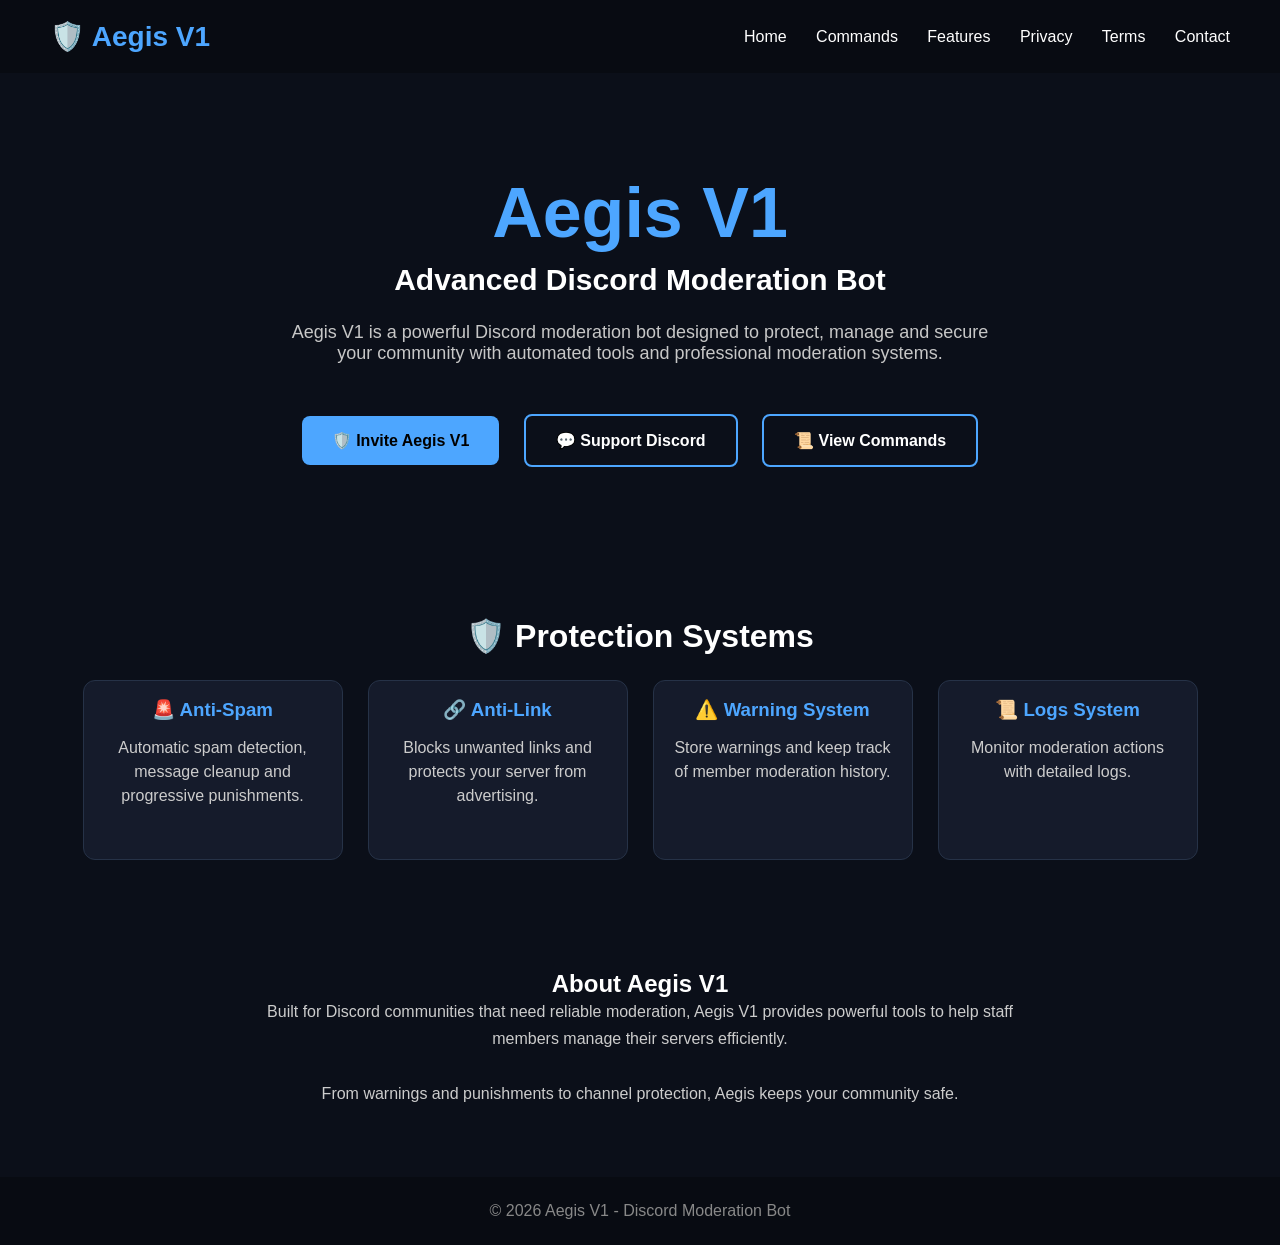
<file: index.html>
<!DOCTYPE html>
<html lang="en">

<head>
    <meta charset="UTF-8">
    <meta name="viewport" content="width=device-width, initial-scale=1.0">

    <title>Aegis V1 | Discord Moderation Bot</title>

    <link rel="stylesheet" href="css/style.css">
</head>

<body>


<header>

<nav>

<h2 class="brand">🛡️ Aegis V1</h2>

<div class="links">

<a href="index.html">Home</a>
<a href="commands.html">Commands</a>
<a href="features.html">Features</a>
<a href="privacy.html">Privacy</a>
<a href="terms.html">Terms</a>
<a href="contact.html">Contact</a>

</div>

</nav>

</header>




<section class="hero">


<h1>Aegis V1</h1>

<h2>Advanced Discord Moderation Bot</h2>


<p>

Aegis V1 is a powerful Discord moderation bot designed to protect,
manage and secure your community with automated tools and professional
moderation systems.

</p>



<div class="buttons">

</a>

</div>
<div class="buttons">


<a class="btn primary" 
href="https://discord.com/oauth2/authorize?client_id=1531678319412772938&permissions=8&integration_type=0&scope=bot"
target="_blank">

🛡️ Invite Aegis V1

</a>


<a class="btn secondary"
href="https://discord.gg/YFEuFkW24"
target="_blank">

💬 Support Discord

</a>


<a class="btn secondary" href="commands.html">

📜 View Commands

</a>


</div>

</section>






<section class="features">


<h2>🛡️ Protection Systems</h2>



<div class="cards">



<div class="card">

<h3>🚨 Anti-Spam</h3>

<p>
Automatic spam detection,
message cleanup and progressive punishments.
</p>

</div>




<div class="card">

<h3>🔗 Anti-Link</h3>

<p>
Blocks unwanted links and protects your server from advertising.
</p>

</div>




<div class="card">

<h3>⚠️ Warning System</h3>

<p>
Store warnings and keep track of member moderation history.
</p>

</div>




<div class="card">

<h3>📜 Logs System</h3>

<p>
Monitor moderation actions with detailed logs.
</p>

</div>



</div>


</section>






<section class="about">


<h2>About Aegis V1</h2>


<p>

Built for Discord communities that need reliable moderation,
Aegis V1 provides powerful tools to help staff members manage
their servers efficiently.

<br><br>

From warnings and punishments to channel protection,
Aegis keeps your community safe.

</p>


</section>






<footer>

<p>
© 2026 Aegis V1 - Discord Moderation Bot
</p>

</footer>



<script src="js/script.js"></script>


</body>

</html>
</file>
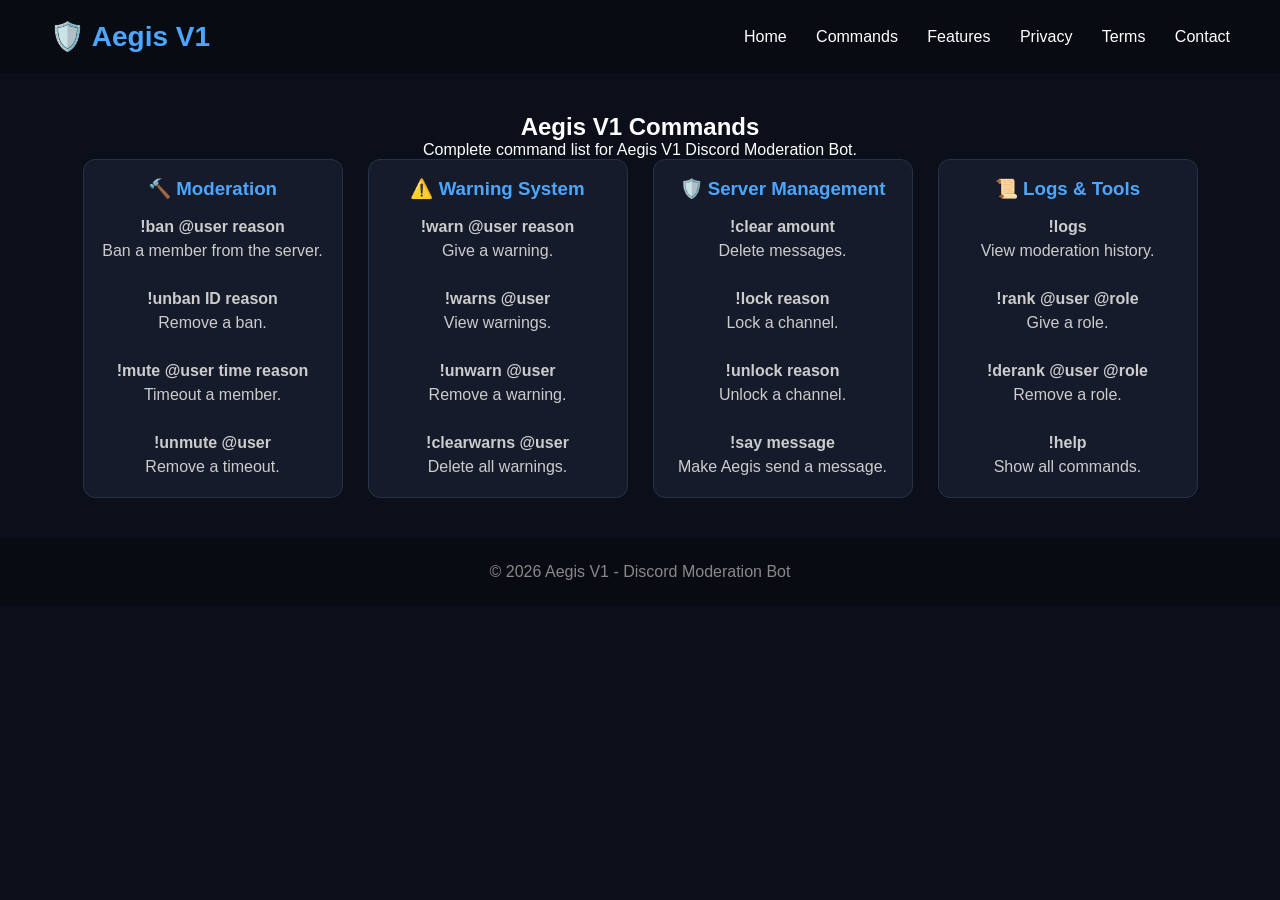
<file: commands.html>
<!DOCTYPE html>
<html lang="en">

<head>

<meta charset="UTF-8">
<meta name="viewport" content="width=device-width, initial-scale=1.0">

<title>Aegis V1 | Commands</title>

<link rel="stylesheet" href="css/style.css">

</head>


<body>


<header>

<nav>

<h2 class="brand">🛡️ Aegis V1</h2>

<div class="links">

<a href="index.html">Home</a>
<a href="commands.html">Commands</a>
<a href="features.html">Features</a>
<a href="privacy.html">Privacy</a>
<a href="terms.html">Terms</a>
<a href="contact.html">Contact</a>

</div>

</nav>

</header>




<section class="features">


<h1>Aegis V1 Commands</h1>

<p>
Complete command list for Aegis V1 Discord Moderation Bot.
</p>



<div class="cards">



<div class="card">

<h3>🔨 Moderation</h3>

<p>

<b>!ban @user reason</b><br>
Ban a member from the server.

<br><br>

<b>!unban ID reason</b><br>
Remove a ban.

<br><br>

<b>!mute @user time reason</b><br>
Timeout a member.

<br><br>

<b>!unmute @user</b><br>
Remove a timeout.

</p>

</div>





<div class="card">

<h3>⚠️ Warning System</h3>

<p>

<b>!warn @user reason</b><br>
Give a warning.

<br><br>

<b>!warns @user</b><br>
View warnings.

<br><br>

<b>!unwarn @user</b><br>
Remove a warning.

<br><br>

<b>!clearwarns @user</b><br>
Delete all warnings.

</p>

</div>





<div class="card">

<h3>🛡️ Server Management</h3>

<p>

<b>!clear amount</b><br>
Delete messages.

<br><br>

<b>!lock reason</b><br>
Lock a channel.

<br><br>

<b>!unlock reason</b><br>
Unlock a channel.

<br><br>

<b>!say message</b><br>
Make Aegis send a message.

</p>

</div>






<div class="card">

<h3>📜 Logs & Tools</h3>

<p>

<b>!logs</b><br>
View moderation history.

<br><br>

<b>!rank @user @role</b><br>
Give a role.

<br><br>

<b>!derank @user @role</b><br>
Remove a role.

<br><br>

<b>!help</b><br>
Show all commands.

</p>

</div>



</div>


</section>





<footer>

<p>
© 2026 Aegis V1 - Discord Moderation Bot
</p>

</footer>



<script src="js/script.js"></script>


</body>

</html>
</file>
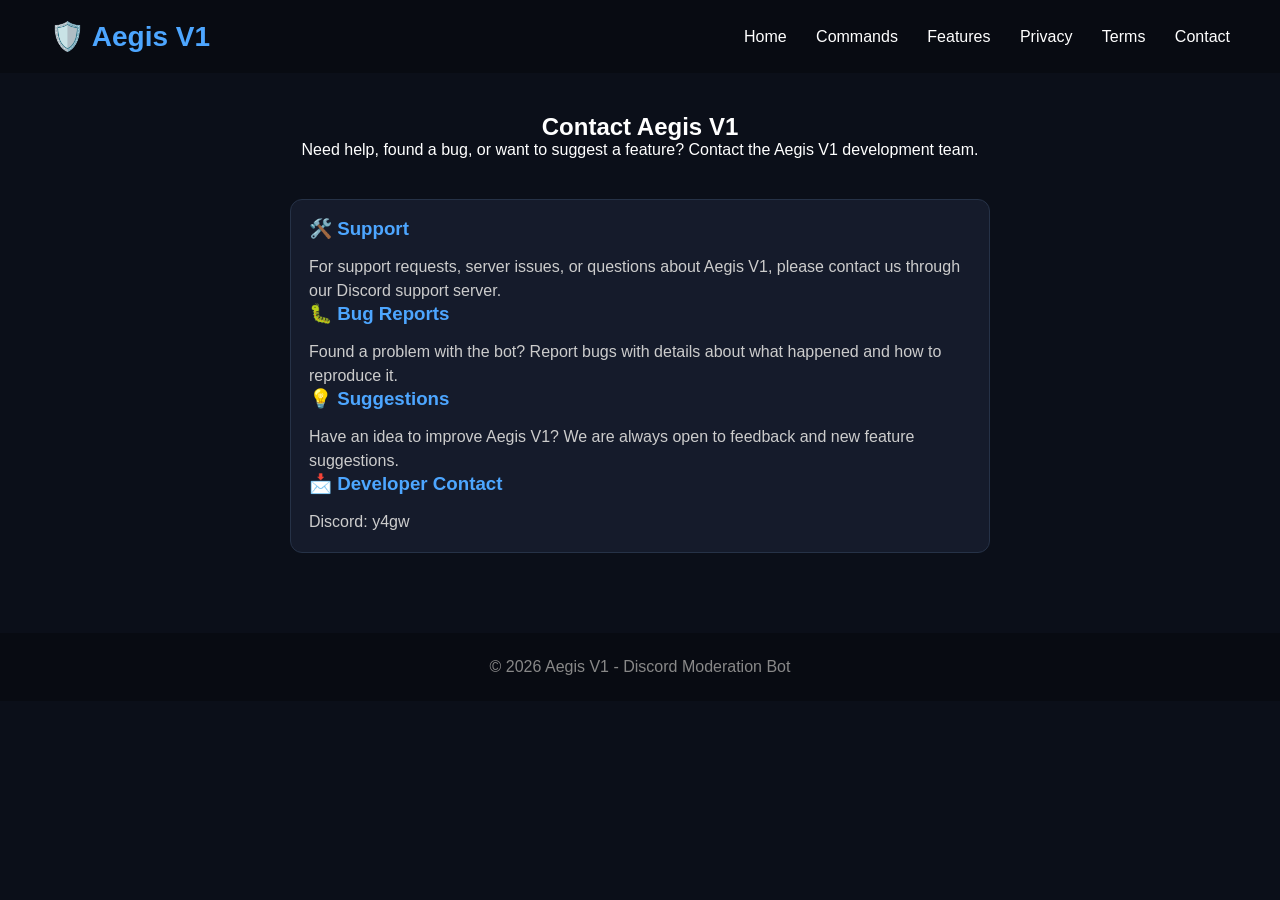
<file: contact.html>
<!DOCTYPE html>
<html lang="en">

<head>

<meta charset="UTF-8">
<meta name="viewport" content="width=device-width, initial-scale=1.0">

<title>Aegis V1 | Contact</title>

<link rel="stylesheet" href="css/style.css">

</head>


<body>


<header>

<nav>

<h2 class="brand">🛡️ Aegis V1</h2>

<div class="links">

<a href="index.html">Home</a>
<a href="commands.html">Commands</a>
<a href="features.html">Features</a>
<a href="privacy.html">Privacy</a>
<a href="terms.html">Terms</a>
<a href="contact.html">Contact</a>

</div>

</nav>

</header>





<section class="features">


<h1>Contact Aegis V1</h1>

<p>
Need help, found a bug, or want to suggest a feature?
Contact the Aegis V1 development team.
</p>



<div class="card privacy-card">



<h3>🛠️ Support</h3>

<p>
For support requests, server issues, or questions about Aegis V1,
please contact us through our Discord support server.
</p>



<h3>🐛 Bug Reports</h3>

<p>
Found a problem with the bot?
Report bugs with details about what happened and how to reproduce it.
</p>



<h3>💡 Suggestions</h3>

<p>
Have an idea to improve Aegis V1?
We are always open to feedback and new feature suggestions.
</p>



<h3>📩 Developer Contact</h3>

<p>
Discord: y4gw
</p>


</div>


</section>






<footer>

<p>
© 2026 Aegis V1 - Discord Moderation Bot
</p>

</footer>



<script src="js/script.js"></script>


</body>

</html>
</file>
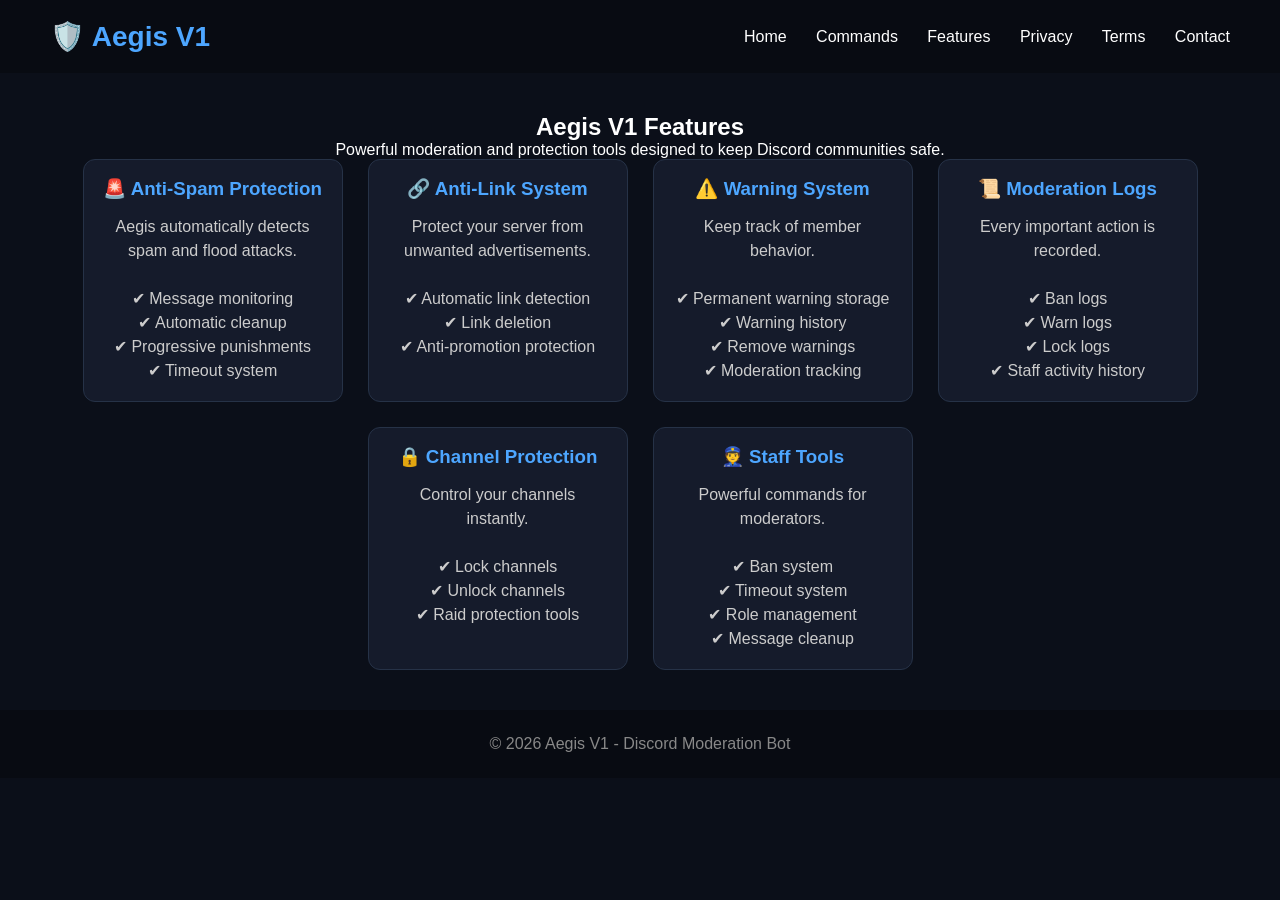
<file: features.html>
<!DOCTYPE html>
<html lang="en">

<head>

<meta charset="UTF-8">
<meta name="viewport" content="width=device-width, initial-scale=1.0">

<title>Aegis V1 | Features</title>

<link rel="stylesheet" href="css/style.css">

</head>


<body>


<header>

<nav>

<h2 class="brand">🛡️ Aegis V1</h2>

<div class="links">

<a href="index.html">Home</a>
<a href="commands.html">Commands</a>
<a href="features.html">Features</a>
<a href="privacy.html">Privacy</a>
<a href="terms.html">Terms</a>
<a href="contact.html">Contact</a>

</div>

</nav>

</header>




<section class="features">


<h1>Aegis V1 Features</h1>

<p>
Powerful moderation and protection tools designed to keep Discord communities safe.
</p>



<div class="cards">



<div class="card">

<h3>🚨 Anti-Spam Protection</h3>

<p>
Aegis automatically detects spam and flood attacks.

<br><br>

✔ Message monitoring<br>
✔ Automatic cleanup<br>
✔ Progressive punishments<br>
✔ Timeout system

</p>

</div>




<div class="card">

<h3>🔗 Anti-Link System</h3>

<p>

Protect your server from unwanted advertisements.

<br><br>

✔ Automatic link detection<br>
✔ Link deletion<br>
✔ Anti-promotion protection

</p>

</div>




<div class="card">

<h3>⚠️ Warning System</h3>

<p>

Keep track of member behavior.

<br><br>

✔ Permanent warning storage<br>
✔ Warning history<br>
✔ Remove warnings<br>
✔ Moderation tracking

</p>

</div>




<div class="card">

<h3>📜 Moderation Logs</h3>

<p>

Every important action is recorded.

<br><br>

✔ Ban logs<br>
✔ Warn logs<br>
✔ Lock logs<br>
✔ Staff activity history

</p>

</div>




<div class="card">

<h3>🔒 Channel Protection</h3>

<p>

Control your channels instantly.

<br><br>

✔ Lock channels<br>
✔ Unlock channels<br>
✔ Raid protection tools

</p>

</div>




<div class="card">

<h3>👮 Staff Tools</h3>

<p>

Powerful commands for moderators.

<br><br>

✔ Ban system<br>
✔ Timeout system<br>
✔ Role management<br>
✔ Message cleanup

</p>

</div>



</div>


</section>




<footer>

<p>
© 2026 Aegis V1 - Discord Moderation Bot
</p>

</footer>



<script src="js/script.js"></script>


</body>

</html>
</file>
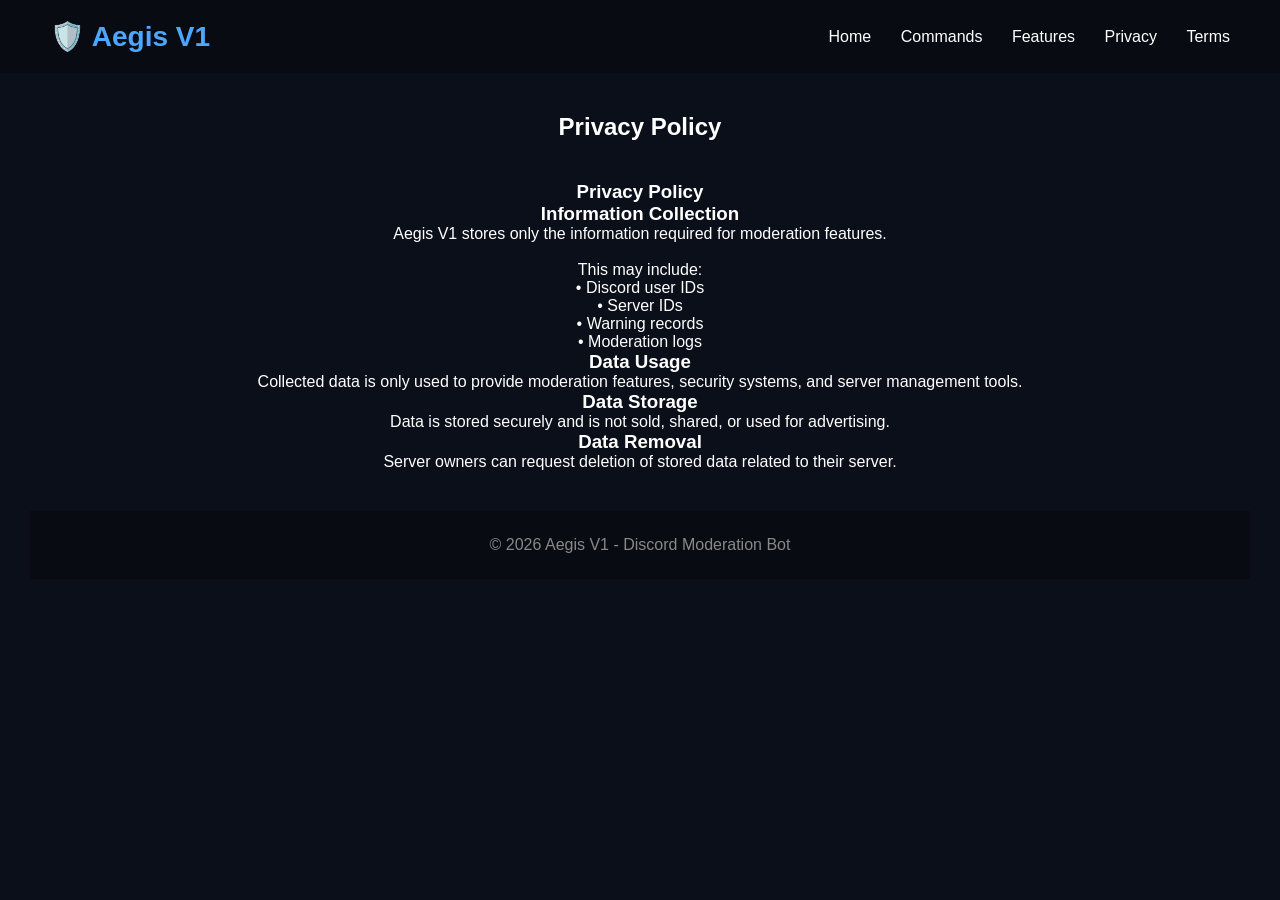
<file: privacy.html>
<!DOCTYPE html>
<html lang="en">

<head>

<meta charset="UTF-8">
<meta name="viewport" content="width=device-width, initial-scale=1.0">

<title>Aegis V1 | Privacy Policy</title>

<link rel="stylesheet" href="css/style.css">

</head>


<body>


<header>

<nav>

<h2 class="brand">🛡️ Aegis V1</h2>

<div class="links">

<a href="index.html">Home</a>
<a href="commands.html">Commands</a>
<a href="features.html">Features</a>
<a href="privacy.html">Privacy</a>
<a href="terms.html">Terms</a>

</div>

</nav>

</header>




<section class="features">

<h1>Privacy Policy</h1>


<section class="features">

<h1>Privacy Policy</h1>


<h3>Information Collection</h3>

<p>
Aegis V1 stores only the information required for moderation features.

<br><br>

This may include:
<br>
• Discord user IDs<br>
• Server IDs<br>
• Warning records<br>
• Moderation logs

</p>



<h3>Data Usage</h3>

<p>
Collected data is only used to provide moderation features,
security systems, and server management tools.
</p>



<h3>Data Storage</h3>

<p>
Data is stored securely and is not sold, shared, or used for advertising.
</p>



<h3>Data Removal</h3>

<p>
Server owners can request deletion of stored data related to their server.
</p>


</div>


</section>




<footer>

<p>
© 2026 Aegis V1 - Discord Moderation Bot
</p>

</footer>


<script src="js/script.js"></script>


</body>

</html>
</file>
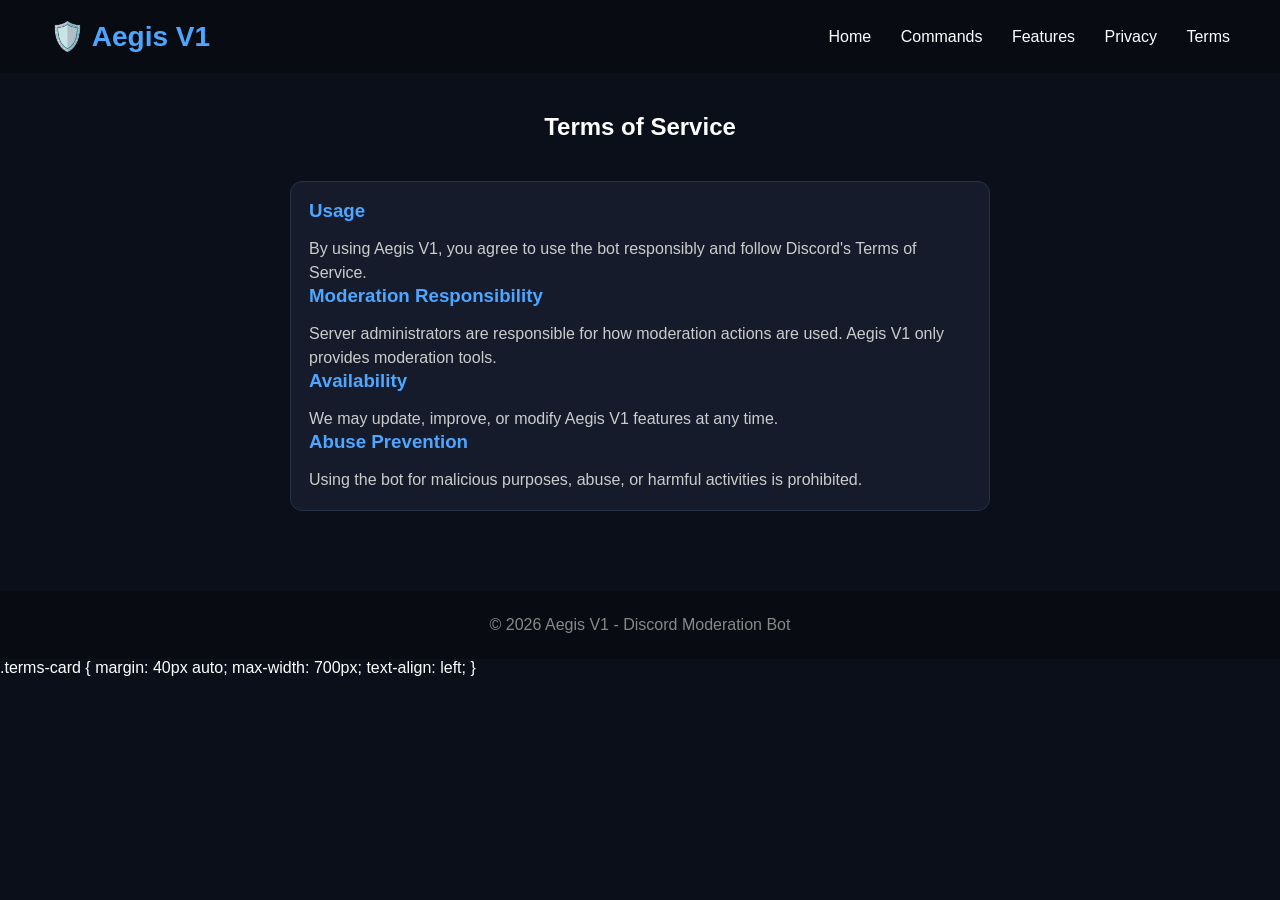
<file: terms.html>
<!DOCTYPE html>
<html lang="en">

<head>

<meta charset="UTF-8">
<meta name="viewport" content="width=device-width, initial-scale=1.0">

<title>Aegis V1 | Terms of Service</title>

<link rel="stylesheet" href="css/style.css">

</head>


<body>


<header>

<nav>

<h2 class="brand">🛡️ Aegis V1</h2>

<div class="links">

<a href="index.html">Home</a>
<a href="commands.html">Commands</a>
<a href="features.html">Features</a>
<a href="privacy.html">Privacy</a>
<a href="terms.html">Terms</a>

</div>

</nav>

</header>




<section class="features">

<h1>Terms of Service</h1>


<div class="card privacy-card">


<h3>Usage</h3>

<p>
By using Aegis V1, you agree to use the bot responsibly and follow Discord's Terms of Service.
</p>



<h3>Moderation Responsibility</h3>

<p>
Server administrators are responsible for how moderation actions are used.
Aegis V1 only provides moderation tools.
</p>



<h3>Availability</h3>

<p>
We may update, improve, or modify Aegis V1 features at any time.
</p>



<h3>Abuse Prevention</h3>

<p>
Using the bot for malicious purposes, abuse, or harmful activities is prohibited.
</p>


</div>


</section>




<footer>

<p>
© 2026 Aegis V1 - Discord Moderation Bot
</p>

</footer>



<script src="js/script.js"></script>


</body>

</html>
.terms-card {
    margin: 40px auto;
    max-width: 700px;
    text-align: left;
}
</file>
<file: css/style.css>
* {
    margin: 0;
    padding: 0;
    box-sizing: border-box;
    font-family: Arial, Helvetica, sans-serif;
}


body {
    background: #0b0f19;
    color: white;
}


/* NAVBAR */

header {
    width: 100%;
    padding: 20px 50px;
    background: #080b12;
}


nav {
    display: flex;
    justify-content: space-between;
    align-items: center;
}


.brand {
    font-size: 28px;
    color: #4da6ff;
}


.links a {
    color: white;
    text-decoration: none;
    margin-left: 25px;
    transition: 0.3s;
}


.links a:hover {
    color: #4da6ff;
}





/* HERO */

.hero {
    text-align: center;
    padding: 100px 20px;
}


.hero h1 {
    font-size: 70px;
    color: #4da6ff;
}


.hero h2 {
    margin-top: 10px;
    font-size: 30px;
}


.hero p {
    max-width: 700px;
    margin: 25px auto;
    color: #c7c7c7;
    font-size: 18px;
}




/* BUTTONS */

.buttons {
    margin-top: 40px;
}


.btn {
    display: inline-block;
    padding: 15px 30px;
    margin: 10px;
    border-radius: 8px;
    text-decoration: none;
    font-weight: bold;
    transition: 0.3s;
}


.primary {
    background: #4da6ff;
    color: black;
}


.secondary {
    border: 2px solid #4da6ff;
    color: white;
}


.btn:hover {
    transform: scale(1.05);
}





/* CARDS */

.features {
    padding: 40px 30px;
    text-align: center;
}


.features h2 {
    font-size: 32px;
    margin-bottom: 25px;
}


.cards {
    display: flex;
    flex-wrap: wrap;
    justify-content: center;
    gap: 25px;
}



.card {
    background: #151b2b;
    width: 260px;
    padding: 18px;
    border-radius: 12px;
    border: 1px solid #263247;
    transition: 0.3s;
    min-height: 180px;
}


.card:hover {
    transform: scale(1.02);
    border-color: #4da6ff;
}



.card h3 {
    color: #4da6ff;
    margin-bottom: 15px;
}



.card p {
    color: #cccccc;
    line-height: 1.5;
}





/* ABOUT */

.about {
    text-align: center;
    padding: 70px 20px;
}


.about p {
    max-width: 800px;
    margin: auto;
    color: #cccccc;
    line-height: 1.7;
}





/* FOOTER */

footer {
    text-align: center;
    padding: 25px;
    background: #080b12;
    color: #888;
}

.privacy-card {
    margin: 40px auto;
    max-width: 700px;
    width: 90%;
    text-align: left;
}

.terms-card {
    margin: 40px auto;
    max-width: 700px;
    width: 90%;
    text-align: left;
}
</file>
